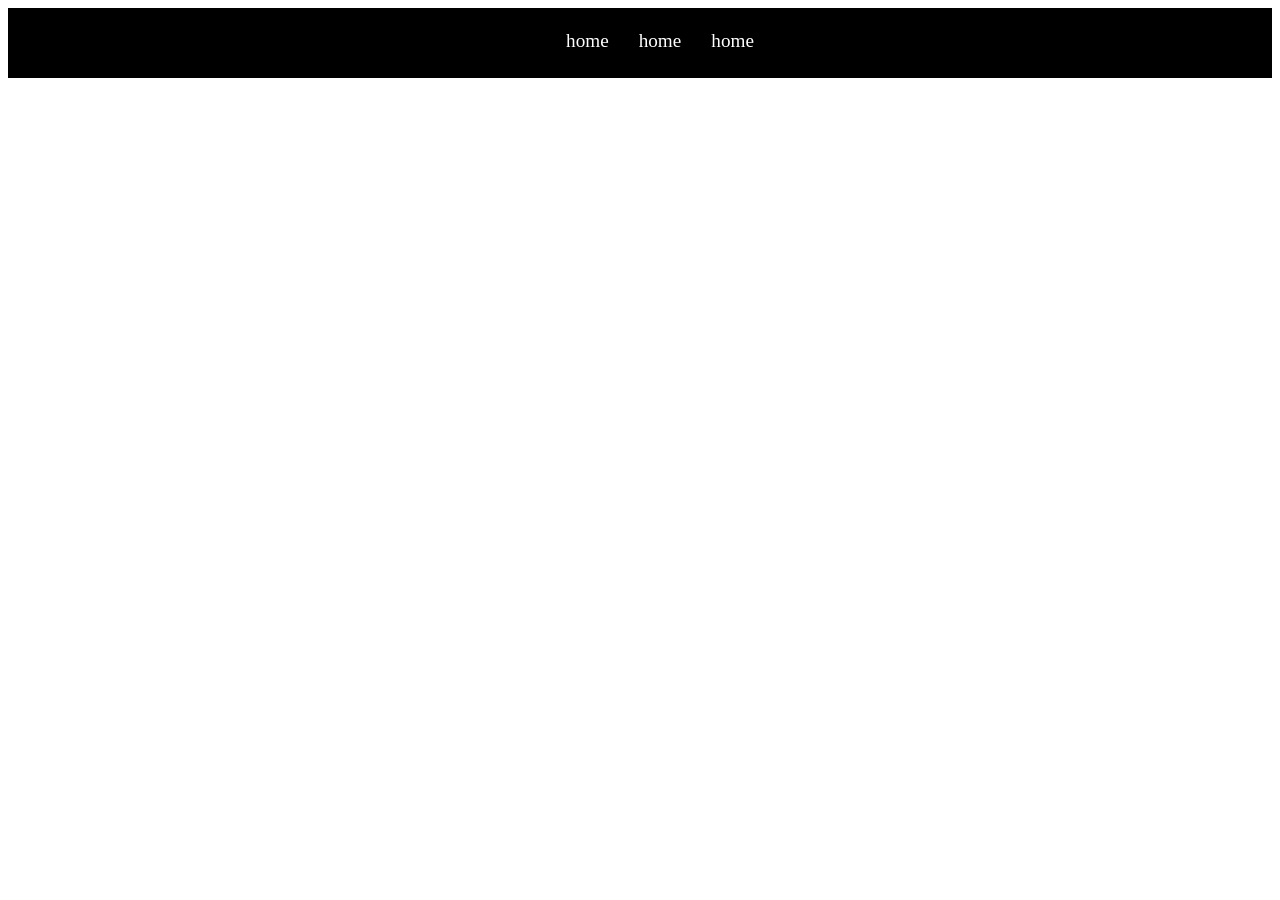
<file: HacktheBox/hack-raj/index.html>
<!DOCTYPE html>
<html lang="en">

<head>
    <meta charset="UTF-8">
    <meta name="viewport" content="width=device-width, initial-scale=1.0">
    <title>HACK THE BOX</title>
    <link rel="stylesheet" href="index.css">
</head>

<body>
    <nav>



        <ul>
            
            <li>home</li>
            <li>home</li>
            <li>home</li>
        </ul>




    </nav>

</body>

</html>
</file>
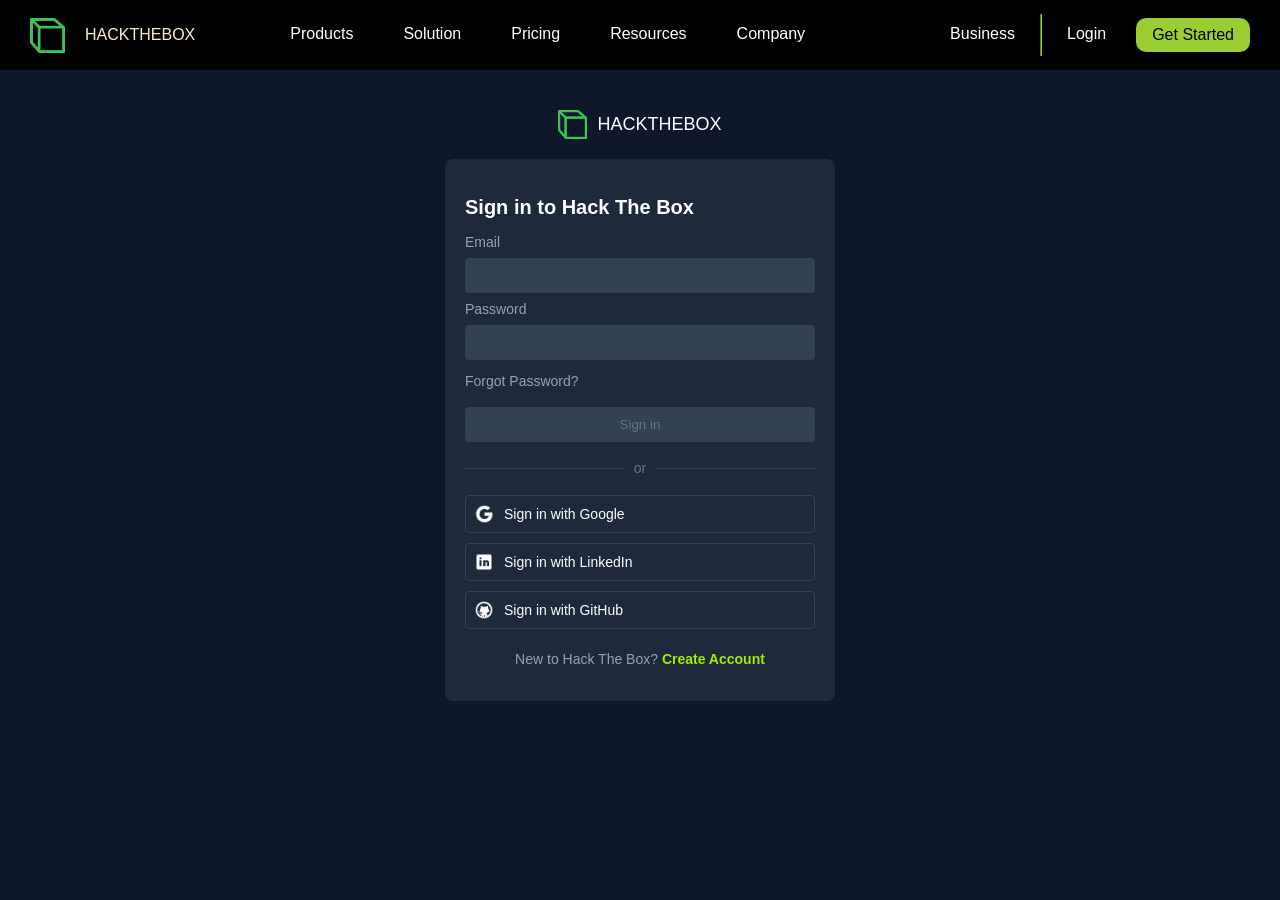
<file: HacktheBox/loginfolder/login.html>
<!DOCTYPE html>
<html lang="en">

<head>
  <meta charset="UTF-8" />
  <meta name="viewport" content="width=device-width, initial-scale=1.0" />
  <title>Login</title>
  <link rel="stylesheet" href="login.css" />
</head>

<body>

  <!-- Navbar -->
  <nav class="navbar">
    <div class="nav-span">
      <img class="nav-img" src="icon.png" alt="Hack The Box Logo" />
      <a href="../hackBox.html" style="text-decoration: none;
    color: antiquewhite;">HACKTHEBOX</a>
    </div>

    <ul class="nav-ul">
      <li class="li-item dropdown">
        <a href="#">Products</a>
        <div class="dropdown-content">
          <a href="./productfolder/product.html">Interactive Learning Paths</a>
          <a href="#">Real-World Threat Labs</a>
          <a href="#">Skill-Based Assessments</a>
          <a href="#">Talent Insights Dashboard</a>
        </div>
      </li>

      <li class="li-item dropdown">
        <a href="#">Solution</a>
        <div class="dropdown-content">
          <a href="#">Building Digital Defense</a>
          <a href="#">Cyber Consulting Reimagined</a>
          <a href="#">Education Meets Cybersecurity</a>
          <a href="#">Smarter Organizations</a>
        </div>
      </li>

      <li class="li-item dropdown">
        <a href="#">Pricing</a>
        <div class="dropdown-content">
          <a href="#">Custom Security Needs</a>
          <a href="#">Cost-Effective Training</a>
          <a href="#">More Value with Every Plan</a>
          <a href="#">Transparent Pricing</a>
        </div>
      </li>

      <li class="li-item dropdown">
        <a href="#">Resources</a>
        <div class="dropdown-content">
          <a href="#">Expert-Led Content</a>
          <a href="#">Knowledge Community</a>
          <a href="#">Learn at Your Own Pace</a>
        </div>
      </li>

      <li class="li-item dropdown">
        <a href="#">Company</a>
        <div class="dropdown-content">
          <a href="#">Who We Are</a>
          <a href="#">Contact Us</a>
          <a href="#">Leadership Team</a>
          <a href="#">Blog / News</a>
        </div>
      </li>
    </ul>

    <div class="nav-span">
      <ul class="nav-auth">
        <li class="li-item"><a href="#">Business</a></li>
        <li>
          <hr class="hr-line" />
        </li>
        <li class="li-item"><a href="./loginfolder/login.html">Login</a></li>
      </ul>
      <a class="nav-btn" href="../signupfolder/signup.html">Get Started</a>
    </div>
  </nav>

  <!-- Login Section -->
  <main class="login-container">
    <div class="logo">
      <img src="icon.png" alt="Hack The Box Logo" />
      <a href="../hackBox.html">HACKTHEBOX</a>
    </div>

    <div class="form-container">
      <h2>Sign in to Hack The Box</h2>
      <form>
        <label for="email">Email</label>
        <input type="email" id="email" required />

        <label for="password">Password</label>
        <input type="password" id="password" required />

        <a href="#" class="forgot-password">Forgot Password?</a>

        <button type="submit" class="sign-in-btn" disabled>Sign in</button>

        <div class="separator">
          <hr><span>or</span>
          <hr>
        </div>

        <div class="social-login">
          <div class="social-link google-link">
            <img src="./icons8-google-24.png" alt="Google Icon" />
            <a href="#">Sign in with Google</a>
          </div>
          <div class="social-link linkedin-link">
            <img src="./icons8-linkedin-24.png" alt="LinkedIn Icon" />
            <a href="#">Sign in with LinkedIn</a>
          </div>
          <div class="social-link github-link">
            <img src="./icons8-github-24.png" alt="GitHub Icon" />
            <a href="#">Sign in with GitHub</a>
          </div>
        </div>

        <p class="signup-text">
          New to Hack The Box? <a href="#" class="create-account">Create Account</a>
        </p>
      </form>
    </div>
  </main>

</body>

</html>
</file>
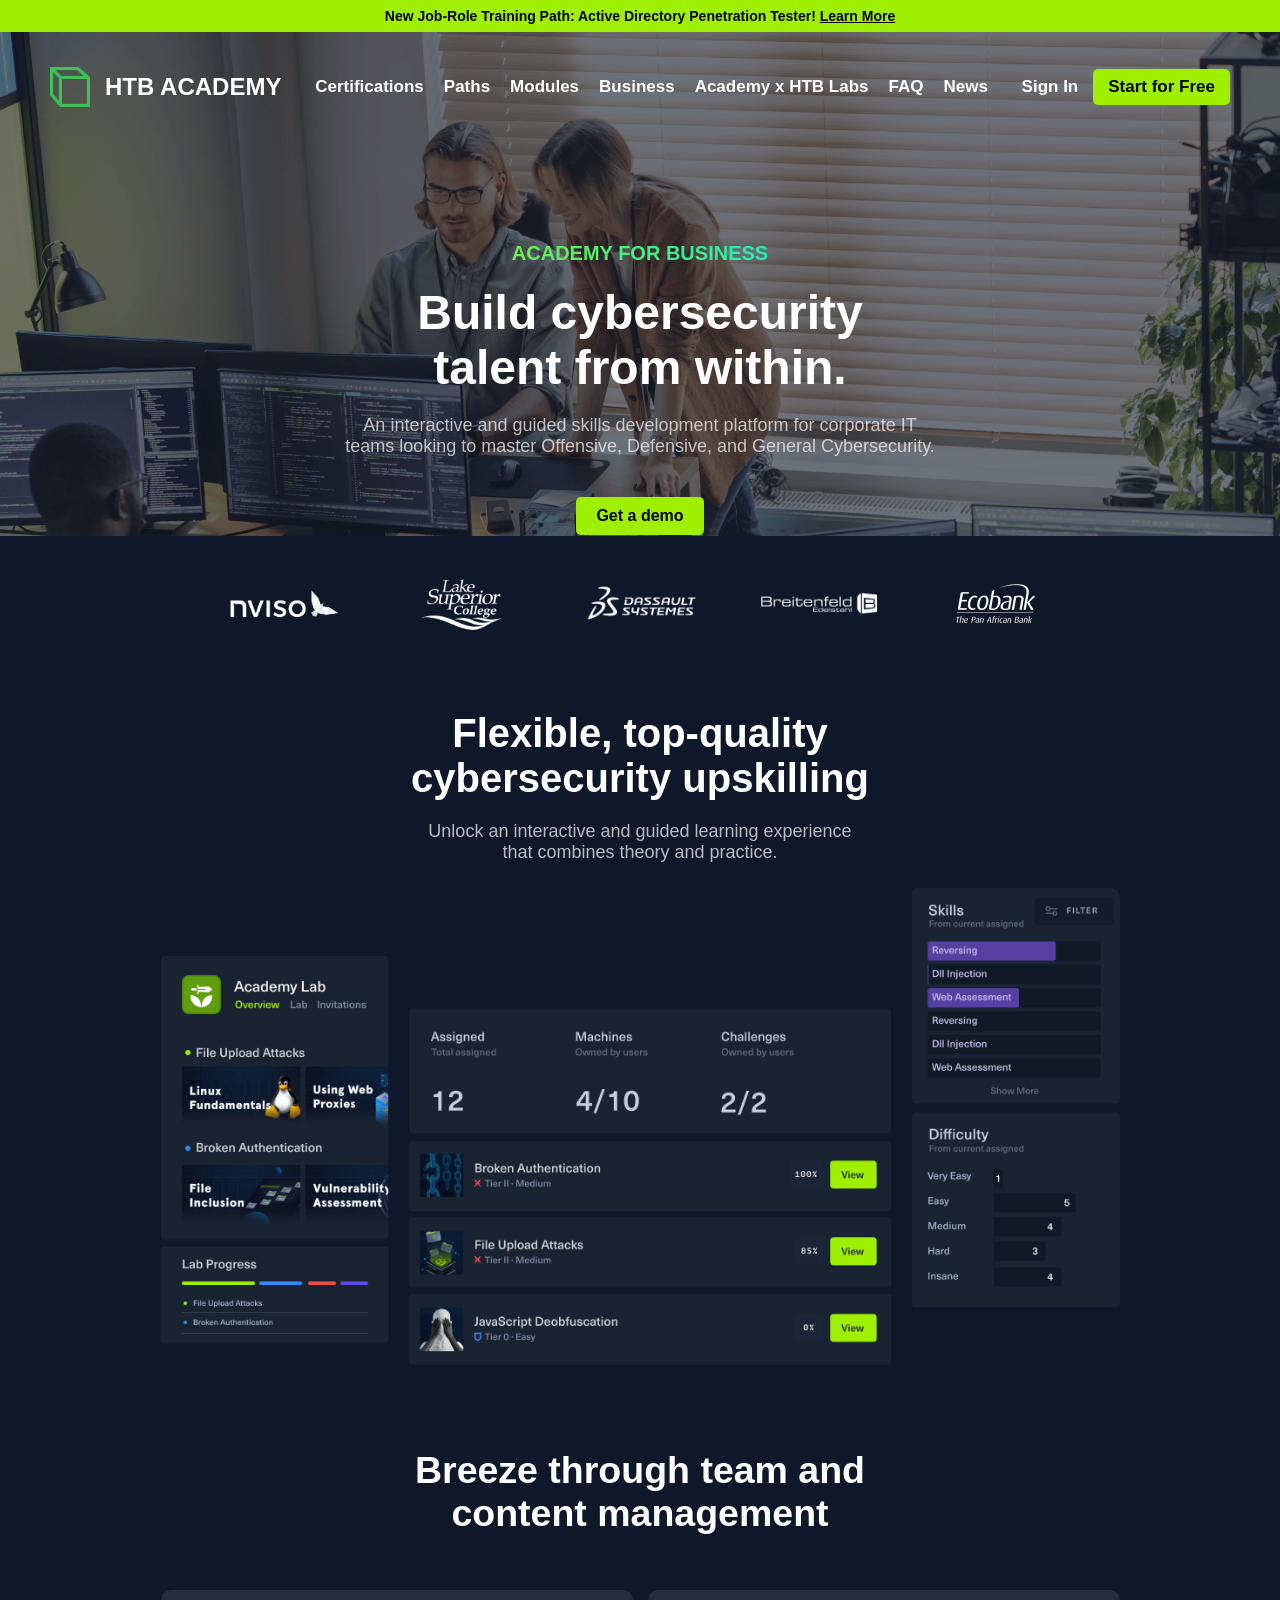
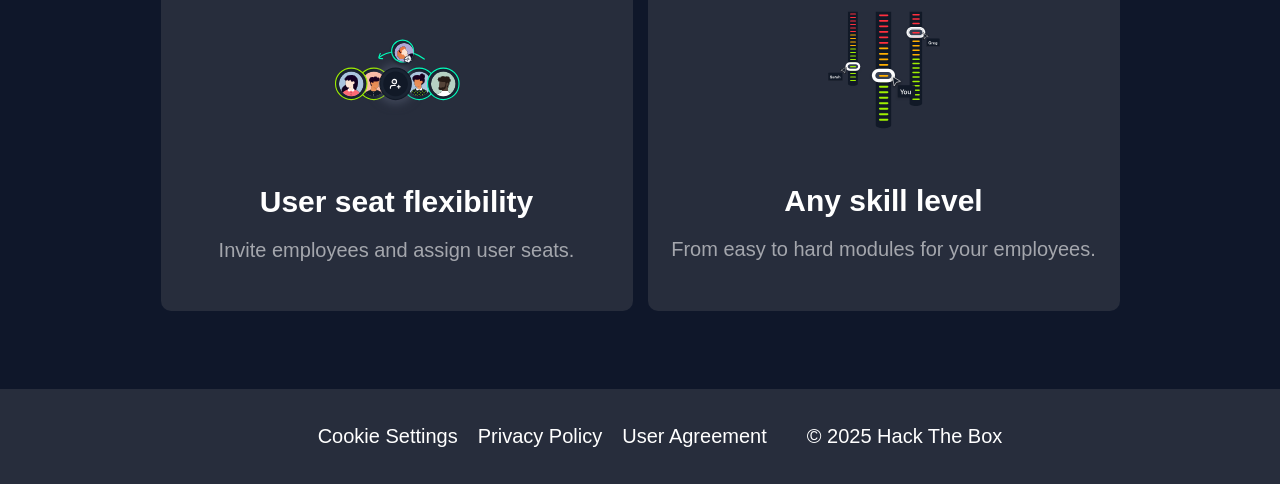
<file: HacktheBox/productfolder/product.html>
<!DOCTYPE html>
<html lang="en">

<head>
    <meta charset="UTF-8">
    <meta name="viewport" content="width=device-width, initial-scale=1.0">
    <title>HTB Academy</title>
    <link rel="stylesheet" href="product.css">
</head>

<body>

    <div class="top-banner">
        New Job-Role Training Path: Active Directory Penetration Tester! <a href="#">Learn More</a>
    </div>

    <div class="bg-img">
        <img src="./bg-hero-asset.webp" alt="">
    </div>
    <header class="navbar">
        <div class="logo">
            <img src="./icon.png" alt="HTB Academy Logo">
            <a href="../hackBox.html">HTB ACADEMY</a>
        </div>
        <nav class="nav-links">
            <a href="#">Certifications</a>
            <a href="#">Paths</a>
            <a href="#">Modules</a>
            <a href="#">Business</a>
            <a href="#">Academy x HTB Labs</a>
            <a href="#">FAQ</a>
            <a href="#">News</a>
        </nav>
        <div class="auth-buttons">
            <a href="#">Sign In</a>
            <a href="#" class="start-free-btn">Start for Free</a>
        </div>
    </header>

    <section class="hero-section">
        <div class="hero-content">
            <p class="sub-heading">ACADEMY FOR BUSINESS</p>
            <h1>Build cybersecurity<br> talent from within.</h1>
            <p class="description">
                An interactive and guided skills development platform for corporate IT<br>
                teams looking to master Offensive, Defensive, and General Cybersecurity.
            </p>
            <a href="#" class="get-demo-btn">Get a demo</a>
        </div>
    </section>










































    <footer class="footer-logos">
        <img src="./logo-nviso.webp" alt="NVISO">
        <img src="./logo-lsc.webp" alt="Lake Superior College">
        <img src="./dassault-systemes.webp" alt="Dassault Systemes">
        <img src="./breitenfeld.webp" alt="Breitenfeld">
        <img src="./ecobank.webp" alt="Ecobank">
    </footer>

    <div class="content-center">
        <h1>Flexible, top-quality <br>cybersecurity upskilling</h1>
        <p>Unlock an interactive and guided learning experience <br>that combines theory and practice.</p>
        <img class="content-img" src="./cybersecurity-upskilling.webp" alt="">
    </div>
    <div class="head-div">
        <h2>Breeze through team and <br> content management</h2>
    </div>


    <div class="outer-container">
        <div class="container">
            <div class="left-section">
                <img src="./user-seat-flexibility.svg" alt="">
                <h1>User seat flexibility</h1>
                <p>Invite employees and assign user seats.</p>
            </div>
            <div class="right-section">
                <img src="./any-skill-level.svg" alt="">
                <h1>Any skill level</h1>
                <p>From easy to hard modules for your employees.</p>
            </div>
        </div>
    </div>

    <footer class="footer-container">

        <ul class="footer-ul">
            <li><a href="#">Cookie Settings</a></li>
            <li><a href="#">Privacy Policy</a></li>
            <li><a href="#">User Agreement</a></li><br>
            <p>© 2025 Hack The Box</p>
        </ul>

    </footer>

    
    <!-- chatbot -->
    <div class="chatbot-box">
        <div class="chat-img-box">
         <img class="chat-img" src="message_icon.png" alt="">
        
         <div class="chatbot-container">
             <div class="chat-header">
                 <img src="icon.png" alt="Bot Icon" class="bot-icon" />
                 <span>Hack The Bot</span>
             </div>
 
             <div class="chat-body">
                 <div class="bot-message">Got any questions about Hack The Box for Business?
 
                 </div>
                 <div class="bot-message secondary">We'd be happy to help!</div>
 
                 <div class="options">
                     <button>I have some questions</button>
                     <button>I'd like to learn more about your products</button>
                     <button>Get a demo</button>
                 </div>
             </div>
 
             <div class="chat-input">
                 <input type="text" placeholder="Choose an option" disabled />
                 <button disabled>►</button>
             </div>
         </div>
 </div>
 
     </div>


</body>

</html>
</file>
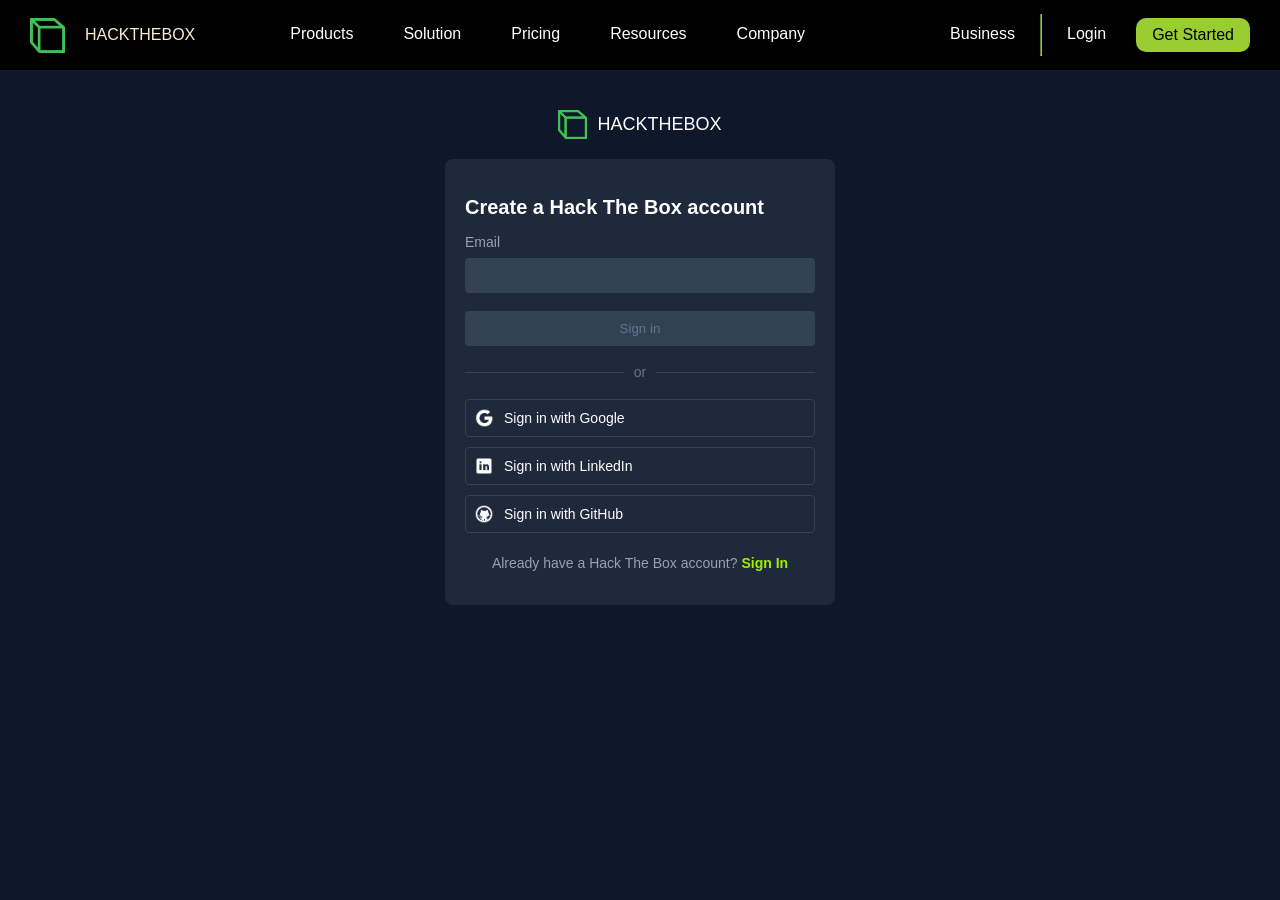
<file: HacktheBox/signupfolder/signup.html>
<!DOCTYPE html>
<html lang="en">

<head>
    <meta charset="UTF-8" />
    <meta name="viewport" content="width=device-width, initial-scale=1.0" />
    <title>signup</title>
    <link rel="stylesheet" href="signup.css" />
</head>

<body>

    <!-- Navbar -->
    <nav class="navbar">
        <div class="nav-span">
            <img class="nav-img" src="../icon.png" alt="Hack The Box Logo" />
            <a href="../hackBox.html" style="text-decoration: none;
    color: antiquewhite;">HACKTHEBOX</a>
        </div>

        <ul class="nav-ul">
            <li class="li-item dropdown">
                <a href="#">Products</a>
                <div class="dropdown-content">
                    <a href="./productfolder/product.html">Interactive Learning Paths</a>
                    <a href="#">Real-World Threat Labs</a>
                    <a href="#">Skill-Based Assessments</a>
                    <a href="#">Talent Insights Dashboard</a>
                </div>
            </li>

            <li class="li-item dropdown">
                <a href="#">Solution</a>
                <div class="dropdown-content">
                    <a href="#">Building Digital Defense</a>
                    <a href="#">Cyber Consulting Reimagined</a>
                    <a href="#">Education Meets Cybersecurity</a>
                    <a href="#">Smarter Organizations</a>
                </div>
            </li>

            <li class="li-item dropdown">
                <a href="#">Pricing</a>
                <div class="dropdown-content">
                    <a href="#">Custom Security Needs</a>
                    <a href="#">Cost-Effective Training</a>
                    <a href="#">More Value with Every Plan</a>
                    <a href="#">Transparent Pricing</a>
                </div>
            </li>

            <li class="li-item dropdown">
                <a href="#">Resources</a>
                <div class="dropdown-content">
                    <a href="#">Expert-Led Content</a>
                    <a href="#">Knowledge Community</a>
                    <a href="#">Learn at Your Own Pace</a>
                </div>
            </li>

            <li class="li-item dropdown">
                <a href="#">Company</a>
                <div class="dropdown-content">
                    <a href="#">Who We Are</a>
                    <a href="#">Contact Us</a>
                    <a href="#">Leadership Team</a>
                    <a href="#">Blog / News</a>
                </div>
            </li>
        </ul>

        <div class="nav-span">
            <ul class="nav-auth">
                <li class="li-item"><a href="#">Business</a></li>
                <li>
                    <hr class="hr-line" />
                </li>
                <li class="li-item"><a href="./loginfolder/login.html">Login</a></li>
            </ul>
            <button class="nav-btn">Get Started</button>
        </div>
    </nav>

    <!-- Login Section -->
    <main class="login-container">
        <div class="logo">
            <img src="../icon.png" alt="Hack The Box Logo" />
            <a href="../hackBox.html">HACKTHEBOX</a>
        </div>

        <div class="form-container">
            <h2>Create a Hack The Box account</h2>
            <form>
                <label for="email">Email</label>
                <input type="email" id="email" required />

                <button type="submit" class="sign-in-btn" disabled>Sign in</button>

                <div class="separator">
                    <hr><span>or</span>
                    <hr>
                </div>

                <div class="social-login">
                    <div class="social-link google-link">
                        <img src="./icons8-google-24.png" alt="Google Icon" />
                        <a href="#">Sign in with Google</a>
                    </div>
                    <div class="social-link linkedin-link">
                        <img src="./icons8-linkedin-24.png" alt="LinkedIn Icon" />
                        <a href="#">Sign in with LinkedIn</a>
                    </div>
                    <div class="social-link github-link">
                        <img src="./icons8-github-24.png" alt="GitHub Icon" />
                        <a href="#">Sign in with GitHub</a>
                    </div>
                </div>

                <p class="signup-text">
                    Already have a Hack The Box account?
                    <a href="../loginfolder/login.html" class="create-account">Sign In</a>
                </p>
            </form>
        </div>
    </main>

    <footer>

    </footer>

</body>

</html>
</file>
<file: HacktheBox/hack-raj/index.css>
nav{
    display: flex;
    justify-content: space-around;
    list-style: none;
    align-items: center;
    background-color: black;
    color: white;
    height: 70px;
    font-size: larger;
}
ul{
    display: flex;
    justify-content: space-around;
    align-items: center;
    gap: 30px;
    list-style: none;
    height: 70px;
}
li{
    height: 95%;
    display: flex;
    align-items: center;
    justify-content: center;
    border-bottom: 5px solid transparent;
}
li:hover{
    border-bottom: 5px solid red;
}
</file>
<file: HacktheBox/loginfolder/login.css>
/* Base */
body {
  background-color: #0f172a;
  font-family: Arial, sans-serif;
  margin: 0;
  padding: 0;
  display: flex;
  flex-direction: column;
  min-height: 100vh;
}

/* Navbar */
.navbar {
  display: flex;
  justify-content: space-between;
  align-items: center;
  background-color: black;
  color: white;
  height: 70px;
  padding: 0 30px;
  position: relative;
  z-index: 999;
}

.nav-span {
  display: flex;
  align-items: center;
  gap: 20px;
}

.nav-img {
  height: 35px;
  width: 35px;
}

.nav-ul {
  display: flex;
  gap: 30px;
  list-style: none;
  margin: 0;
  padding: 0;
}

.nav-auth {
  display: flex;
  list-style: none;
  align-items: center;
  gap: 15px;
}

.li-item {
  height: 65px;
  display: flex;
  align-items: center;
  padding: 0 10px;
  border-bottom: 3px solid transparent;
}

.li-item:hover {
  border-bottom: 3px solid yellowgreen;
}

.li-item a {
  color: white;
  text-decoration: none;
}

.li-item:hover a {
  color: yellowgreen;
}

.hr-line {
  height: 40px;
  border-color: yellowgreen;
}

.nav-btn {
  background-color: yellowgreen;
  font-weight: 300;
  font-size: 16px;
  padding: 8px 16px;
  border-radius: 10px;
  border: none;
  cursor: pointer;
  text-decoration: none;
  color: #000;
}

/* Dropdown */
.dropdown {
  position: relative;
}

.dropdown-content {
  display: none;
  position: absolute;
  top: 70px;
  left: 0;
  background-color: #fff;
  width: 250px;
  box-shadow: 0 4px 8px rgba(0, 0, 0, 0.3);
  border-radius: 10px;
  padding: 10px 0;
  flex-direction: column;
}

.dropdown-content a {
  color: black;
  padding: 10px 20px;
  text-decoration: none;
  display: block;
}

.dropdown-content a:hover {
  background-color: #222;
  color: white;
  border-radius: 8px;
}

.dropdown:hover .dropdown-content {
  display: flex;
}

/* Login Form */
.login-container {
  display: flex;
  flex-direction: column;
  align-items: center;
  margin-top: 40px;
  flex: 1;
}

.logo {
  display: flex;
  align-items: center;
  justify-content: center;
  gap: 10px;
}

.logo img {
  width: 29px;
  height: 29px;
}

.logo a {
  color: white;
  font-size: 18px;
  text-decoration: none;
}

.form-container {
  background-color: #1e293b;
  padding: 20px;
  border-radius: 8px;
  width: 350px;
  margin-top: 20px;
}

.form-container h2 {
  color: white;
  font-size: 20px;
  margin-bottom: 15px;
}

form {
  display: flex;
  flex-direction: column;
  gap: 8px;
}

label {
  color: #94a3b8;
  font-size: 14px;
}

input {
  padding: 10px;
  border: none;
  border-radius: 4px;
  background-color: #334155;
  color: white;
}

.forgot-password {
  color: #94a3b8;
  font-size: 14px;
  text-decoration: none;
  margin-top: 5px;
}

.forgot-password:hover {
  color: #9fef00;
}

.sign-in-btn {
  background-color: #334155;
  color: #64748b;
  padding: 10px;
  border: none;
  border-radius: 4px;
  margin-top: 10px;
  cursor: not-allowed;
}

.sign-in-btn:hover {
  color: #9fef00;
}

/* Separator */
.separator {
  display: flex;
  align-items: center;
  text-align: center;
  color: #64748b;
  margin: 10px 0;
  gap: 10px;
}

.separator hr {
  flex: 1;
  border: none;
  border-top: 1px solid #334155;
}

.separator span {
  font-size: 14px;
}

/* Social login */
.social-login {
  display: flex;
  flex-direction: column;
  gap: 10px;
}

.social-link {
  display: flex;
  align-items: center;
  gap: 10px;
  padding: 8px;
  border: 1px solid #334155;
  border-radius: 4px;
  background-color: transparent;
}

.social-link:hover {
  background-color: #334155;
}

.social-link img {
  width: 20px;
  height: 20px;
}

.social-link a {
  color: white;
  text-decoration: none;
  font-size: 14px;
}

/* Sign up text */
.signup-text {
  text-align: center;
  color: #94a3b8;
  font-size: 14px;
}

.create-account {
  color: #9fef00;
  text-decoration: none;
  font-weight: bold;
}

.create-account:hover {
  text-decoration: underline;
}


@media (max-width:765px){
  .navbar {
    display: flex;
    justify-content: space-between;
    align-items: center;
    background-color: black;
    color: white;
    height: 35px;
    padding: 0 15px;
    position: relative;
    z-index: 999;
  }
  
  .nav-span {
    display: flex;
    align-items: center;
    gap: 10px;
  }
  .nav-span a{
    font-size: 10px;
  }
  .nav-img {
    height: 18px;
    width: 18px;
  }
  
  .nav-ul {
    display: flex;
    gap: 15px;
    list-style: none;
    margin: 0;
    padding: 0;
  }
  
  .nav-auth {
    display: flex;
    list-style: none;
    align-items: center;
    gap: 7px;
  }
  
  .li-item {
    height: 33px;
    display: flex;
    align-items: center;
    padding: 0 7px;
    border-bottom: 3px solid transparent;
  }
  
  .li-item:hover {
    border-bottom: 3px solid yellowgreen;
  }
  
  .li-item a {
    color: white;
    text-decoration: none;
    font-size: 10px;
  }
  
  .li-item:hover a {
    color: yellowgreen;
  }
  
  .hr-line {
    height: 20px;
    border-color: yellowgreen;
  }
  
  .nav-btn {
    background-color: yellowgreen;
    font-weight: 300;
    font-size: 9px;
    padding: 4px 8px;
    border-radius: 10px;
    border: none;
    cursor: pointer;
  }
  
  /* Dropdown */
  .dropdown {
    position: relative;
  }
  
  .dropdown-content {
    display: none;
    position: absolute;
    top: 38px;
    left: 0;
    background-color: #fff;
    width: 158px;
    box-shadow: 0 4px 8px rgba(0, 0, 0, 0.3);
    border-radius: 10px;
    padding: 10px 0;
    flex-direction: column;
  }
  
  .dropdown-content a {
    color: black;
    padding: 10px 20px;
    text-decoration: none;
    display: block;
  }
  
  .dropdown-content a:hover {
    background-color: #222;
    color: white;
    border-radius: 8px;
  }
  
  .dropdown:hover .dropdown-content {
    display: flex;
  }
  
  /* Login Form */
  .login-container {
    display: flex;
    flex-direction: column;
    align-items: center;
    margin-top: 20px;
    flex: 1;
  }
  
  .logo {
    display: flex;
    align-items: center;
    justify-content: center;
    gap: 10px;
  }
  
  .logo img {
    width: 24px;
    height: 24px;
  }
  
  .logo a {
    color: white;
    font-size: 12px;
    text-decoration: none;
  }
  
  .form-container {
    background-color: #1e293b;
    padding: 10px;
    border-radius: 8px;
    width: 345px;
    margin-top: 10px;
  }
  
  .form-container h2 {
    color: white;
    font-size: 13px;
    margin-bottom: 12px;
  }
  
  form {
    display: flex;
    flex-direction: column;
    gap: 6px;
  }
  
  label {
    color: #94a3b8;
    font-size: 12px;
  }
  
  input {
    padding: 6px;
    border: none;
    border-radius: 4px;
    background-color: #334155;
    color: white;
  }
  
  .forgot-password {
    color: #94a3b8;
    font-size: 12px;
    text-decoration: none;
    margin-top: 5px;
  }
  
  .forgot-password:hover {
    color: #9fef00;
  }
  
  .sign-in-btn {
    background-color: #334155;
    color: #64748b;
    padding: 8px;
    border: none;
    border-radius: 4px;
    margin-top: 6px;
    font-size: 12px;
    cursor: not-allowed;
  }
  
  .sign-in-btn:hover {
    color: #9fef00;
  }
  
  /* Separator */
  .separator {
    display: flex;
    align-items: center;
    text-align: center;
    color: #64748b;
    margin: 4px 0;
    gap: 7px;
  }
  
  .separator hr {
    flex: 1;
    border: none;
    border-top: 1px solid #334155;
  }
  
  .separator span {
    font-size: 12px;
  }
  
  /* Social login */
  .social-login {
    display: flex;
    flex-direction: column;
    gap: 7px;
  }
  
  .social-link {
    display: flex;
    align-items: center;
    gap: 7px;
    padding: 6px;
    border: 1px solid #334155;
    border-radius: 4px;
    background-color: transparent;
  }
  
  .social-link:hover {
    background-color: #334155;
  }
  
  .social-link img {
    width: 16px;
    height: 16px;
  }
  
  .social-link a {
    color: white;
    text-decoration: none;
    font-size: 12px;
  }
  
  /* Sign up text */
  .signup-text {
    text-align: center;
    color: #94a3b8;
    font-size: 13px;
  }
  
  .create-account {
    color: #9fef00;
    text-decoration: none;
    font-weight: bold;
  }
  
  .create-account:hover {
    text-decoration: underline;
  }
  
}
</file>
<file: HacktheBox/productfolder/product.css>
body {
    margin: 0;
    padding: 0;
    font-family: Arial, sans-serif;
    background-color: #0f172a;
}

.bg-img {
    position: absolute;
    top: 0;
    left: 0;
    width: 100%;
    height: 100%;
    overflow: hidden;
}

.bg-img img {
    position: relative;
    width: 100%;
    height: 100%;
    object-fit: cover;
    z-index: -1;

}

.top-banner {
    background-color: #9fef00;
    text-align: center;
    padding: 8px 0;
    color: black;
    font-weight: bold;
    font-size: 14px;
}

.top-banner a {
    color: black;
    text-decoration: underline;
    font-weight: bold;
}

.navbar {
    display: flex;
    justify-content: space-between;
    align-items: center;
    padding: 15px 50px;
    margin-top: 20px;
    z-index: 10;
    position: relative;
    /* background-color: #0f172a; */
}

.logo {
    display: flex;
    align-items: center;
    justify-content: space-around;
    gap: 15px;
}

.logo a {
    color: white;
    font-size: 24px;
    font-weight: bold;
    text-decoration: none;
}



.logo img {
    width: 40px;
    height: 40px;
}

.nav-links {
    display: flex;
    gap: 20px;
    z-index: 2;
    position: relative;
}

.nav-links a {
    color: white;
    text-decoration: none;
    font-size: 17px;
    font-weight: 600;
    transition: color 0.5s ease;
}

.nav-links a:hover {
    color: #9fef00;
}

.auth-buttons {
    display: flex;
    align-items: center;
    gap: 15px;
    z-index: 2;
    position: relative;
}

.auth-buttons a {
    color: white;
    text-decoration: none;
    font-size: 17px;
    font-weight: 600;
}

.auth-buttons a:hover {
    color: #9fef00;
}

.start-free-btn {
    background-color: #9fef00;
    color: black !important;
    padding: 8px 15px;
    border-radius: 5px;
    font-weight: bold;
}

.start-free-btn:hover {
    background-color: #85cc00;
}

/* chatbot-css */
.chatbot-box {
    display: flex;
    justify-content: flex-end;
    position: fixed;
    top: 685px;
    left: 1361px;



}

/* .chatbot-container {
    background-color: #ffffff;
    border-radius: 10px;
    width: 320px;
    box-shadow: 0 0 15px rgba(0, 0, 0, 0.2);
    overflow: hidden;
    position: relative;
    top: -460px;
    right: 300px;
    display: none;


  } */
.chat-img {
    width: 50px;
    height: 50px;
    position: relative;
    /* left: -10px;
    top: -120px; */

}

/* .chat-img-box:hover .chatbot-container {
    display: block;
  } */



.chatbot-container {
    background-color: #ffffff;
    border-radius: 10px;
    width: 320px;
    box-shadow: 0 0 15px rgba(0, 0, 0, 0.2);
    overflow: hidden;
    position: relative;
    top: -460px;
    right: 300px;

    opacity: 0;
    visibility: hidden;
    transform: translateY(0px);
    transition: opacity 0.4s ease;
    /* opacity 0.4s ease

    Animate changes to the opacity property.

    Duration: 0.4 seconds

    Timing function: ease (starts slow, speeds up, then slows down) */
    transform: 0.4s ease;


    /* transform 0.4s ease

    Animate the transform property (in this case, translateY).

    Makes it slide up/down smoothly. */
    visibility: 0.4s;
    
    /* visibility 0.4s

    Animate the visibility property over 0.4 seconds.

    Technically, visibility isn’t visually animated like opacity, but adding it here ensures that it changes in sync with the other transitions. */
}







.chat-img-box:hover .chatbot-container {
    opacity: 1;
    visibility: visible;
    transform: translateY(20px);
}

.chat-header {
    background-color: #000000;
    color: #00ff91;
    padding: 15px;
    display: flex;
    align-items: center;
    gap: 10px;
}

.bot-icon {
    width: 24px;
    height: 24px;
}

.chat-body {
    padding: 15px;
}

.bot-message {
    background-color: #e5efff;
    padding: 10px;
    border-radius: 10px;
    margin-bottom: 10px;
}

.bot-message.secondary {
    background-color: #d4e8ff;
}

.options button {
    display: inline-block;

    margin-bottom: 10px;
    padding: 10px;
    border-radius: 25px;
    border: 2px solid #000;
    background-color: #fff;
    cursor: pointer;
    font-size: 14px;
}

.chat-input {
    display: flex;
    padding: 10px;
    border-top: 1px solid #ccc;
    background-color: #f2f2f2;
}

.chat-input input {
    flex: 1;
    border: none;
    padding: 10px;
    border-radius: 25px;
    background-color: #e0e0e0;
}

.chat-input button {
    background: none;
    border: none;
    font-size: 20px;
    margin-left: 10px;
    color: #555;
    cursor: not-allowed;
}


.hero-section {

    text-align: center;
    padding: 100px 20px;
}

.hero-content {
    max-width: 800px;
    margin: 0 auto;
}

.sub-heading {
    -webkit-background-clip: text;
    background-image: linear-gradient(94.84deg, #9fef0a 11.97%, #00efe1 80.13%);
    color: transparent;
    font-size: 20px;
    font-weight: bold;
    margin-bottom: 10px;
}

h1 {
    font-size: 48px;
    font-weight: bold;
    margin: 20px 0;
    color: white;
}

.description {
    font-size: 18px;
    color: rgba(252, 248, 248, 0.726);
    margin: 20px 0;
}

.get-demo-btn {
    display: inline-block;
    background-color: #9fef00;
    color: black;
    padding: 10px 20px;
    font-weight: bold;
    border-radius: 5px;
    margin-top: 20px;
    text-decoration: none;
}

.get-demo-btn:hover {
    background-color: #85cc00;
}

.footer-logos {
    display: flex;
    justify-content: center;
    margin-top: -99px;
    gap: 20px;
    padding: 30px 0;
    background-color: #0f172a;
}

.footer-logos img {
    height: 75px;
}

.content-center {
    margin-top: -20px;
    padding: 40px;
    text-align: center;
    background-color: #0f172a;
    color: white;
}

.content-center h1 {
    font-size: 40px;
}

.content-center p {
    color: rgba(252, 248, 248, 0.726);
    font-size: 18px;
}

.content-img {
    margin-top: 7px;
    max-width: 80%;
    height: auto;
    border-radius: 10px;
    /* optional - for smooth corners */
}


.head-div {
    text-align: center;
    color: white;
    margin-top: 40px;
    font-size: 25px;
}

.outer-container {
    display: flex;
    justify-content: space-around;
    align-items: stretch;
}

.container {
    display: flex;
    justify-content: center;
    align-items: center;
    width: 75%;
    padding: 28px;
    gap: 15px;
    animation: fadeIn 2s ease-in-out;
}

.container img {
    width: 170px;
    height: 150px;
}

.left-section,
.right-section {
    background-color: rgba(128, 128, 128, 0.212);
    width: 45%;
    border-radius: 10px;
    padding: 20px;
    height: 90%;
    text-align: center;
}

.left-section h1 {
    color: white;
    font-size: 30px;
    font-weight: bold;

}

.right-section h1 {
    color: white;
    font-size: 30px;
    font-weight: bold;
}

.left-section,
.right-section p {
    color: rgba(255, 255, 255, 0.582);
    font-size: 20px;


}

@keyframes fadeIn {
    from {
        opacity: 0;
    }

    to {
        opacity: 1;
    }
}


.footer-container {
    display: flex;
    justify-content: center;
    align-items: center;
    margin-top: 54px;
    background-color: rgba(128, 128, 128, 0.212);
}

.footer-ul {
    display: flex;
    justify-content: center;
    align-items: center;
    gap: 20px;
    list-style: none;
}

.footer-ul li a {
    text-decoration: none;
    font-size: 20px;
    color: white;
}

.footer-ul p {

    font-size: 20px;
    color: white;
}

.footer-ul li a:hover {
    color: #85cc00;
}


@media (max-width:765px) {
    .bg-img {
        width: 100%;
        height: 85%;
    }

    .bg-img img {
        position: relative;
        width: 100%;
        height: 100%;
        object-fit: cover;
        z-index: -1;

    }

    .top-banner {
        background-color: #9fef00;
        text-align: center;
        padding: 8px 0;
        color: black;
        font-weight: bold;
        font-size: 11px;
    }

    .top-banner a {
        color: black;
        text-decoration: underline;
        font-weight: bold;
    }

    .navbar {
        display: flex;
        justify-content: space-between;
        align-items: center;
        padding: 8px 9px;
        margin-top: 20px;
        z-index: 10;
        position: relative;
        /* background-color: #0f172a; */
    }

    .logo {
        display: flex;
        align-items: center;
        justify-content: space-around;
        gap: 6px;
    }

    .logo a {
        color: white;
        font-size: 13px;
        font-weight: bold;
        text-decoration: none;
    }



    .logo img {
        width: 22px;
        height: 22px;
    }

    .nav-links {
        display: flex;
        gap: 10px;
        z-index: 2;
        position: relative;
    }

    .nav-links a {
        color: white;
        text-decoration: none;
        font-size: 10px;
        font-weight: 600;
        transition: color 0.5s ease;
    }

    .nav-links a:hover {
        color: #9fef00;
    }

    .auth-buttons {
        display: flex;
        align-items: center;
        gap: 7px;
        z-index: 2;
        position: relative;
    }

    .auth-buttons a {
        color: white;
        text-decoration: none;
        font-size: 10px;
        font-weight: 600;
        padding: 2px;
    }

    .auth-buttons a:hover {
        color: #9fef00;
    }

    .start-free-btn {
        background-color: #9fef00;
        color: black !important;
        padding: 4px 7px;
        border-radius: 5px;
        font-weight: bold;
    }

    .start-free-btn:hover {
        background-color: #85cc00;
    }

    .hero-section {

        text-align: center;
        padding: 50px 100px;
    }

    .hero-content {
        max-width: 800px;
        margin-bottom: 77px;
    }

    .sub-heading {
        background-image: linear-gradient(94.84deg, #9fef0a 11.97%, #00efe1 80.13%);
        color: transparent;
        font-size: 15px;
        font-weight: bold;
        margin-bottom: 7px;
    }

    h1 {
        font-size: 27px;
        font-weight: bold;
        margin: 0;
        color: white;
    }

    .description {
        font-size: 13px;
        color: rgba(252, 248, 248, 0.726);
        margin: 10px;
    }

    .get-demo-btn {
        display: inline-block;
        background-color: #9fef00;
        color: black;
        padding: 10px 20px;
        width: 74px;
        font-size: 14px !important;
        font-weight: 500;
        border-radius: 5px;
        margin-top: 8px;
        text-decoration: none;
    }

    .get-demo-btn:hover {
        background-color: #85cc00;
    }

    /* logos */
    .footer-logos {
        display: flex;
        justify-content: center;
        margin-top: -99px;
        gap: 7px;
        padding: 30px 0;
        background-color: #0f172a;
    }

    .footer-logos img {
        height: 58px;
    }

    .content-center {
        margin-top: -20px;
        padding: 40px;
        text-align: center;
        background-color: #0f172a;
        color: white;
    }

    .content-center h1 {
        font-size: 26px;
    }

    .content-center p {
        color: rgba(252, 248, 248, 0.726);
        font-size: 13px;
    }

    .content-img {
        margin-top: 7px;
        max-width: 73%;
        height: auto;
        border-radius: 10px;
        /* optional - for smooth corners */
    }


    .head-div {
        text-align: center;
        color: white;
        margin-top: 15px;
        font-size: 17px;
    }

    .outer-container {
        display: flex;
        justify-content: space-around;
        align-items: stretch;
    }

    .container {
        display: flex;
        justify-content: center;
        align-items: center;
        width: 75%;
        padding: 28px;
        gap: 15px;
        animation: fadeIn 2s ease-in-out;
    }

    .container img {
        width: 98px;
        height: 90px;
    }

    .left-section,
    .right-section {
        background-color: rgba(128, 128, 128, 0.212);
        width: 45%;
        border-radius: 10px;
        padding: 20px;
        height: 70%;
        text-align: center;
    }

    .left-section h1 {
        color: white;
        font-size: 19px;
        font-weight: bold;

    }

    .right-section h1 {
        color: white;
        font-size: 19px;
        font-weight: bold;
    }

    .left-section,
    .right-section p {
        color: rgba(255, 255, 255, 0.582);
        font-size: 13px;


    }

    @keyframes fadeIn {
        from {
            opacity: 0;
        }

        to {
            opacity: 1;
        }
    }


    .footer-container {
        display: flex;
        justify-content: center;
        align-items: center;
        margin-top: 54px;
        background-color: rgba(128, 128, 128, 0.212);
    }

    .footer-ul {
        display: flex;
        justify-content: center;
        align-items: center;
        gap: 20px;
        list-style: none;
    }

    .footer-ul li a {
        text-decoration: none;
        font-size: 14px;
        color: white;
    }

    .footer-ul p {

        font-size: 14px;
        color: white;
    }

    .footer-ul li a:hover {
        color: #85cc00;
    }


}
</file>
<file: HacktheBox/signupfolder/signup.css>
/* Base */
body {
    background-color: #0f172a;
    font-family: Arial, sans-serif;
    margin: 0;
    padding: 0;
    display: flex;
    flex-direction: column;
    min-height: 100vh;
}

/* Navbar */
.navbar {
    display: flex;
    justify-content: space-between;
    align-items: center;
    background-color: black;
    color: white;
    height: 70px;
    padding: 0 30px;
    position: relative;
    z-index: 999;
}

.nav-span {
    display: flex;
    align-items: center;
    gap: 20px;
}

.nav-img {
    height: 35px;
    width: 35px;
}

.nav-ul {
    display: flex;
    gap: 30px;
    list-style: none;
    margin: 0;
    padding: 0;
}

.nav-auth {
    display: flex;
    list-style: none;
    align-items: center;
    gap: 15px;
}

.li-item {
    height: 65px;
    display: flex;
    align-items: center;
    padding: 0 10px;
    border-bottom: 3px solid transparent;
}

.li-item:hover {
    border-bottom: 3px solid yellowgreen;
}

.li-item a {
    color: white;
    text-decoration: none;
}

.li-item:hover a {
    color: yellowgreen;
}

.hr-line {
    height: 40px;
    border-color: yellowgreen;
}

.nav-btn {
    background-color: yellowgreen;
    font-weight: 300;
    font-size: 16px;
    padding: 8px 16px;
    border-radius: 10px;
    border: none;
    cursor: pointer;
}

/* Dropdown */
.dropdown {
    position: relative;
}

.dropdown-content {
    display: none;
    position: absolute;
    top: 70px;
    left: 0;
    background-color: #fff;
    width: 250px;
    box-shadow: 0 4px 8px rgba(0, 0, 0, 0.3);
    border-radius: 10px;
    padding: 10px 0;
    flex-direction: column;
}

.dropdown-content a {
    color: black;
    padding: 10px 20px;
    text-decoration: none;
    display: block;
}

.dropdown-content a:hover {
    background-color: #222;
    color: white;
    border-radius: 8px;
}

.dropdown:hover .dropdown-content {
    display: flex;
}

/* Login Form */
.login-container {
    display: flex;
    flex-direction: column;
    align-items: center;
    margin-top: 40px;
    flex: 1;
}

.logo {
    display: flex;
    align-items: center;
    justify-content: center;
    gap: 10px;
}

.logo img {
    width: 29px;
    height: 29px;
}

.logo a {
    color: white;
    font-size: 18px;
    text-decoration: none;
}

.form-container {
    background-color: #1e293b;
    padding: 20px;
    border-radius: 8px;
    width: 350px;
    margin-top: 20px;
}

.form-container h2 {
    color: white;
    font-size: 20px;
    margin-bottom: 15px;
}

form {
    display: flex;
    flex-direction: column;
    gap: 8px;
}

label {
    color: #94a3b8;
    font-size: 14px;
}

input {
    padding: 10px;
    border: none;
    border-radius: 4px;
    background-color: #334155;
    color: white;
}

.forgot-password {
    color: #94a3b8;
    font-size: 14px;
    text-decoration: none;
    margin-top: 5px;
}

.forgot-password:hover {
    color: #9fef00;
}

.sign-in-btn {
    background-color: #334155;
    color: #64748b;
    padding: 10px;
    border: none;
    border-radius: 4px;
    margin-top: 10px;
    cursor: not-allowed;
}

.sign-in-btn:hover {
    color: #9fef00;
}

/* Separator */
.separator {
    display: flex;
    align-items: center;
    text-align: center;
    color: #64748b;
    margin: 10px 0;
    gap: 10px;
}

.separator hr {
    flex: 1;
    border: none;
    border-top: 1px solid #334155;
}

.separator span {
    font-size: 14px;
}

/* Social login */
.social-login {
    display: flex;
    flex-direction: column;
    gap: 10px;
}

.social-link {
    display: flex;
    align-items: center;
    gap: 10px;
    padding: 8px;
    border: 1px solid #334155;
    border-radius: 4px;
    background-color: transparent;
}

.social-link:hover {
    background-color: #334155;
}

.social-link img {
    width: 20px;
    height: 20px;
}

.social-link a {
    color: white;
    text-decoration: none;
    font-size: 14px;
}

/* Sign up text */
.signup-text {
    text-align: center;
    color: #94a3b8;
    font-size: 14px;
}

.create-account {
    color: #9fef00;
    text-decoration: none;
    font-weight: bold;
}

.create-account:hover {
    text-decoration: underline;
}


@media (max-width:765px) {
    .navbar {
        display: flex;
        justify-content: space-between;
        align-items: center;
        background-color: black;
        color: white;
        height: 35px;
        padding: 0 15px;
        position: relative;
        z-index: 999;
    }

    .nav-span {
        display: flex;
        align-items: center;
        gap: 10px;
    }

    .nav-span a {
        font-size: 10px;
    }

    .nav-img {
        height: 18px;
        width: 18px;
    }

    .nav-ul {
        display: flex;
        gap: 15px;
        list-style: none;
        margin: 0;
        padding: 0;
    }

    .nav-auth {
        display: flex;
        list-style: none;
        align-items: center;
        gap: 7px;
    }

    .li-item {
        height: 33px;
        display: flex;
        align-items: center;
        padding: 0 7px;
        border-bottom: 3px solid transparent;
    }

    .li-item:hover {
        border-bottom: 3px solid yellowgreen;
    }

    .li-item a {
        color: white;
        text-decoration: none;
        font-size: 10px;
    }

    .li-item:hover a {
        color: yellowgreen;
    }

    .hr-line {
        height: 20px;
        border-color: yellowgreen;
    }

    .nav-btn {
        background-color: yellowgreen;
        font-weight: 300;
        font-size: 9px;
        padding: 4px 8px;
        border-radius: 10px;
        border: none;
        cursor: pointer;
    }

    /* Dropdown */
    .dropdown {
        position: relative;
    }

    .dropdown-content {
        display: none;
        position: absolute;
        top: 38px;
        left: 0;
        background-color: #fff;
        width: 158px;
        box-shadow: 0 4px 8px rgba(0, 0, 0, 0.3);
        border-radius: 10px;
        padding: 10px 0;
        flex-direction: column;
    }

    .dropdown-content a {
        color: black;
        padding: 10px 20px;
        text-decoration: none;
        display: block;
    }

    .dropdown-content a:hover {
        background-color: #222;
        color: white;
        border-radius: 8px;
    }

    .dropdown:hover .dropdown-content {
        display: flex;
    }

    /* Login Form */
    .login-container {
        display: flex;
        flex-direction: column;
        align-items: center;
        justify-content: center;
        margin-top: 20px;
        flex: 1;
    }

    .logo {
        display: flex;
        align-items: center;
        justify-content: center;
        gap: 10px;
    }

    .logo img {
        width: 24px;
        height: 24px;
    }

    .logo a {
        color: white;
        font-size: 12px;
        text-decoration: none;
    }

    .form-container {
        background-color: #1e293b;
        padding: 10px;
        border-radius: 8px;
        width: 345px;
        margin-top: 10px;
    }

    .form-container h2 {
        color: white;
        font-size: 13px;
        margin-bottom: 12px;
    }

    form {
        display: flex;
        flex-direction: column;
        gap: 6px;
    }

    label {
        color: #94a3b8;
        font-size: 12px;
    }

    input {
        padding: 6px;
        border: none;
        border-radius: 4px;
        background-color: #334155;
        color: white;
    }

    .forgot-password {
        color: #94a3b8;
        font-size: 12px;
        text-decoration: none;
        margin-top: 5px;
    }

    .forgot-password:hover {
        color: #9fef00;
    }

    .sign-in-btn {
        background-color: #334155;
        color: #64748b;
        padding: 8px;
        border: none;
        border-radius: 4px;
        margin-top: 6px;
        font-size: 12px;
        cursor: not-allowed;
    }

    .sign-in-btn:hover {
        color: #9fef00;
    }

    /* Separator */
    .separator {
        display: flex;
        align-items: center;
        text-align: center;
        color: #64748b;
        margin: 4px 0;
        gap: 7px;
    }

    .separator hr {
        flex: 1;
        border: none;
        border-top: 1px solid #334155;
    }

    .separator span {
        font-size: 12px;
    }

    /* social-buttons */
    .social-login {
        display: flex;
        flex-direction: column;
        align-items: center;
        justify-content: center;
        gap: 10px;
        width: 250px;
    }

    .social-link {
        display: flex;
        align-items: center;
        justify-content: center;
        gap: 8px;
        padding: 10px;
        border: 1px solid #334155;
        border-radius: 4px;
        background-color: transparent;
        cursor: pointer;

    }

    .social-link:hover {
        background-color: #334155;
    }

    .social-link img {
        width: 16px;
        height: 16px;
    }

    .social-link a {
        color: white;
        text-decoration: none;
        font-size: 14px;
        display: block;
    }

    /* Sign up text */
    .signup-text {
        text-align: center;
        color: #94a3b8;
        font-size: 13px;
    }

    .create-account {
        color: #9fef00;
        text-decoration: none;
        font-weight: bold;
    }

    .create-account:hover {
        text-decoration: underline;
    }

}
</file>
